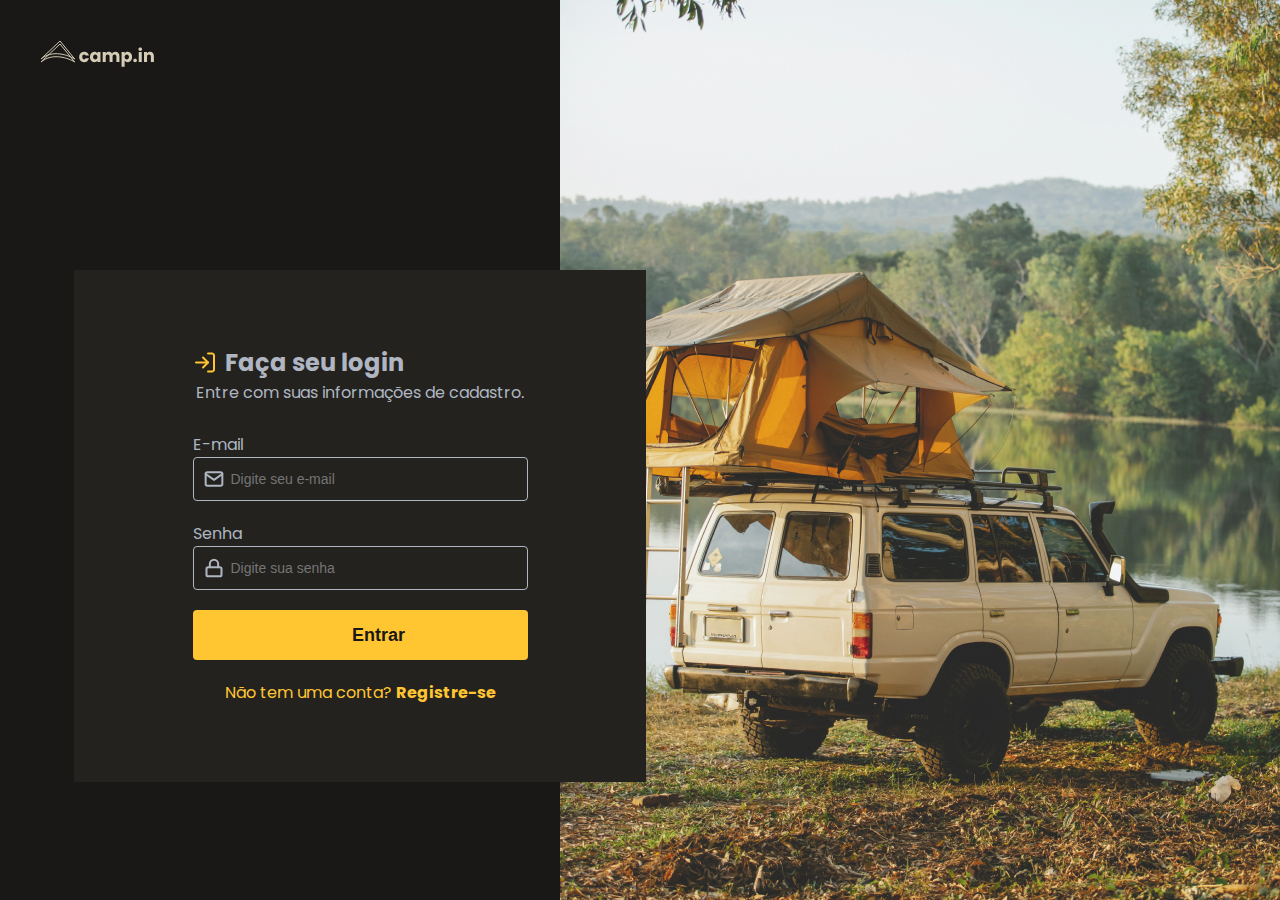
<file: index.html>
<!DOCTYPE html>
<html lang="pt-BR">
<head>
    <meta charset="UTF-8">
    <meta http-equiv="X-UA-Compatible" content="IE=edge">
    <meta name="viewport" content="width=device-width, initial-scale=1.0">
    <link rel="preconnect" href="https://fonts.googleapis.com">
    <link rel="preconnect" href="https://fonts.gstatic.com" crossorigin>
    <link href="https://fonts.googleapis.com/css2?family=Poppins:wght@400;500;600&family=Roboto:wght@400;500&display=swap" rel="stylesheet">
    <link rel="stylesheet" href="style.css">
    <title>Login Form CSS</title>
</head>
<body>    
    <div class="logo">
        <img src="../../images/logo.svg" alt="logo">
    </div>
    <div class="form">            
        <div class="title">
            <img src="../../images/log-in.svg" alt="">
            <h1>Faça seu login</h1>
        </div>
        <p>Entre com suas informações de cadastro.</p>
        <form>
            <label for="email">E-mail</label>
            <input type="email" name="email" id="email" placeholder="Digite seu e-mail" required>
            <label for="password">Senha</label>
            <input type="password" name="password" id="password" placeholder="Digite sua senha" required>
            <input type="button" value="Entrar" id="loginBtn">
        </form>
        <a href="./pages/createAccount/index.html" class="forgot-password">Não tem uma conta? <b>Registre-se</b></a>
    </div>
    <script src="index.js"></script>
</body>
</html>
</file>
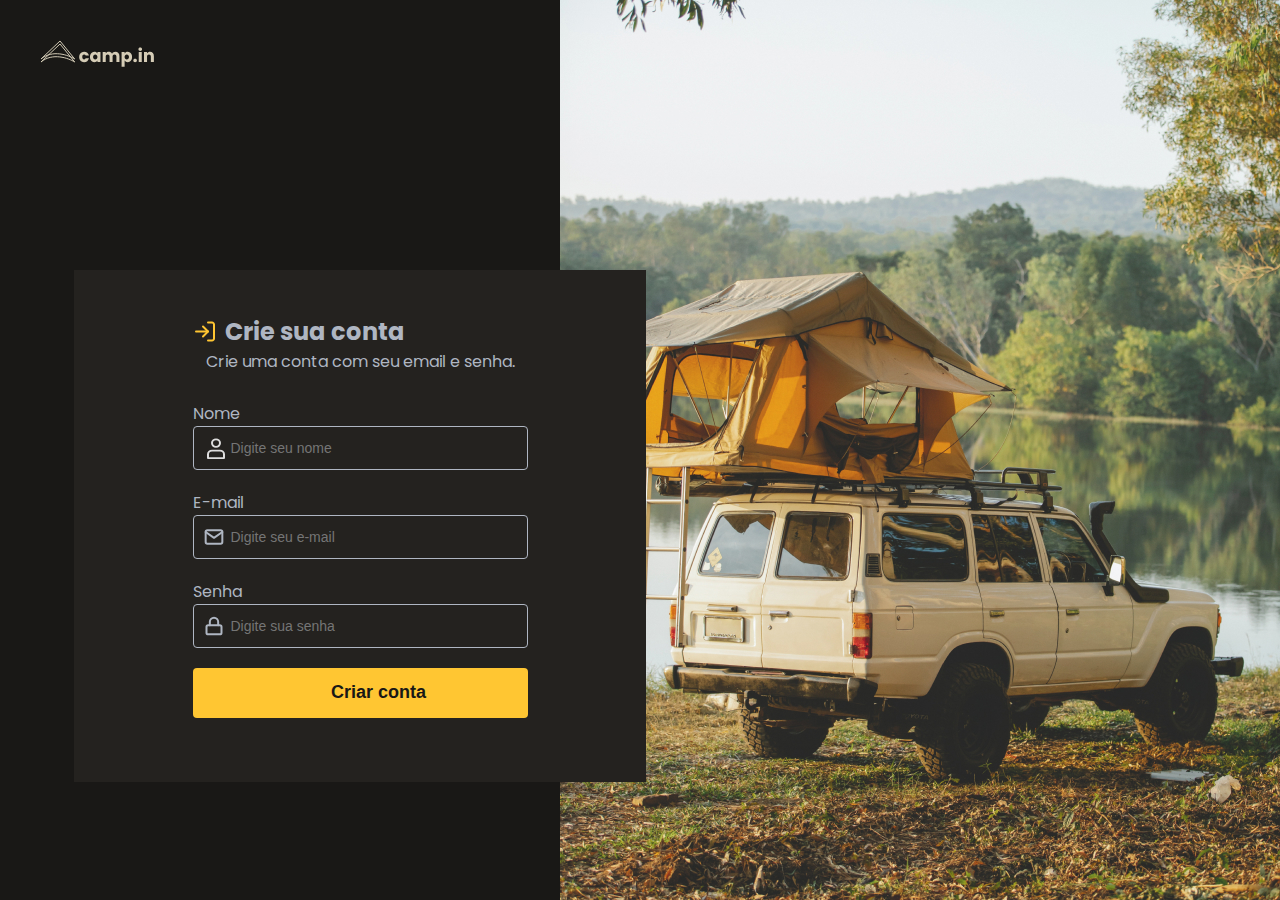
<file: pages/createAccount/index.html>
<!DOCTYPE html>
<html lang="pt-BR">
<head>
    <meta charset="UTF-8">
    <meta http-equiv="X-UA-Compatible" content="IE=edge">
    <meta name="viewport" content="width=device-width, initial-scale=1.0">
    <link rel="preconnect" href="https://fonts.googleapis.com">
    <link rel="preconnect" href="https://fonts.gstatic.com" crossorigin>
    <link href="https://fonts.googleapis.com/css2?family=Poppins:wght@400;500;600&family=Roboto:wght@400;500&display=swap" rel="stylesheet">
    <link rel="stylesheet" href="style.css">
    <title>Login Form CSS</title>
</head>
<body>    
    <a href="http://127.0.0.1:5500/pages/home/index.html" class="logo">
        <img src="../../images/logo.svg" alt="logo">
    </a>
    <div class="form">            
        <div class="title">
            <img src="../../images/log-in.svg" alt="">
            <h1>Crie sua conta</h1>
        </div>
        <p>Crie uma conta com seu email e senha.</p>
        <form id="form">
            <label for="name">Nome</label>
            <input type="name" name="name" id="name" placeholder="Digite seu nome" required>
            <label for="email">E-mail</label>
            <input type="email" name="email" id="email" placeholder="Digite seu e-mail" required>
            <label for="password">Senha</label>
            <input type="password" name="password" id="password" placeholder="Digite sua senha" required>
            <input type="button" value="Criar conta" id="createBtn">
        </form>
    </div>
    <script src="index.js"></script>
</body>
</html>
</file>
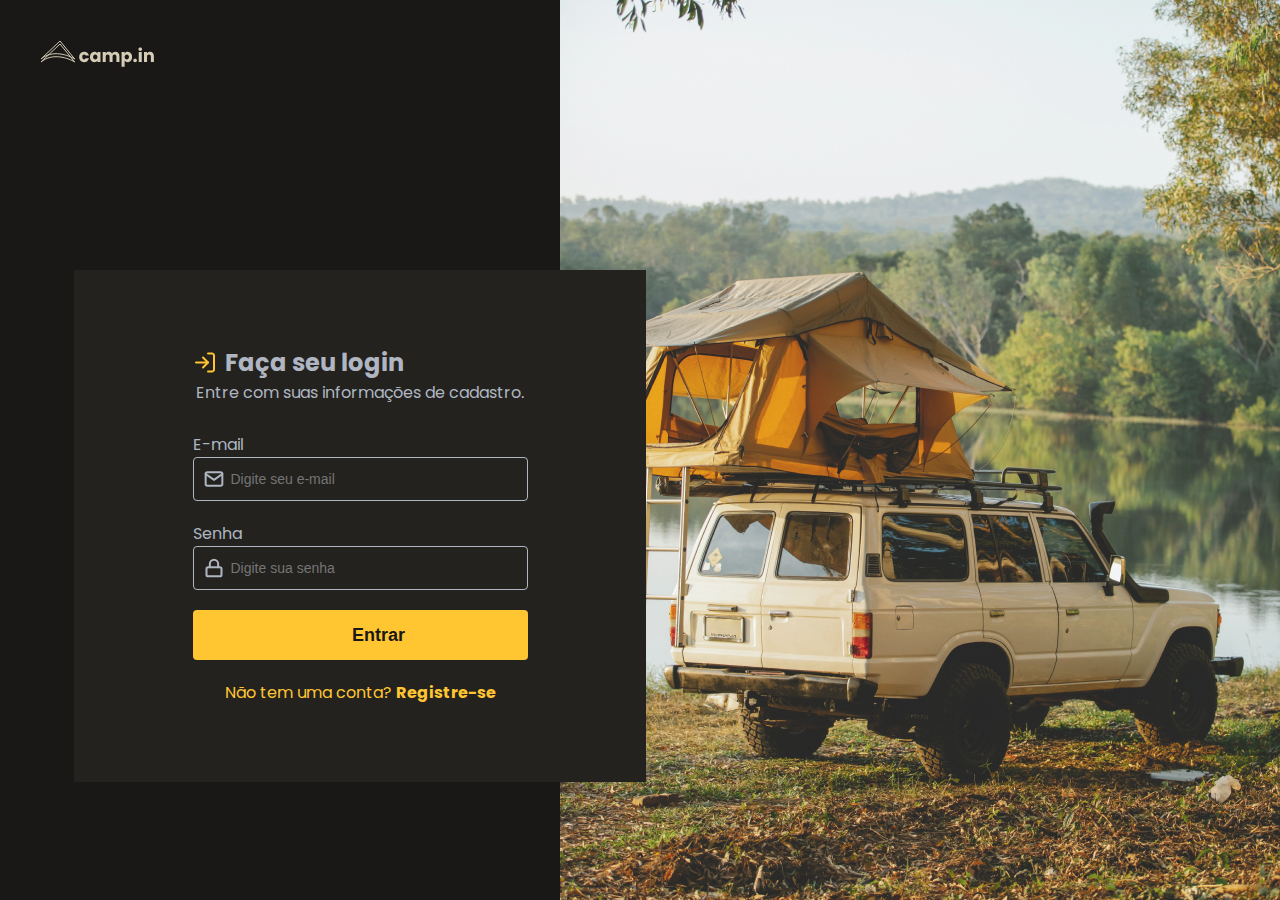
<file: pages/home/index.html>
<!DOCTYPE html>
<html lang="pt-BR">
<head>
    <meta charset="UTF-8">
    <meta http-equiv="X-UA-Compatible" content="IE=edge">
    <meta name="viewport" content="width=device-width, initial-scale=1.0">
    <link rel="preconnect" href="https://fonts.googleapis.com">
    <link rel="preconnect" href="https://fonts.gstatic.com" crossorigin>
    <link href="https://fonts.googleapis.com/css2?family=Poppins:wght@400;500;600&family=Roboto:wght@400;500&display=swap" rel="stylesheet">
    <link rel="stylesheet" href="style.css">
    <title>Login Form CSS</title>
</head>
<body>    
    <div class="logo">
        <img src="../../images/logo.svg" alt="logo">
    </div>
    <div class="form">            
        <div class="title">
            <img src="../../images/log-in.svg" alt="">
            <h1>Faça seu login</h1>
        </div>
        <p>Entre com suas informações de cadastro.</p>
        <form>
            <label for="email">E-mail</label>
            <input type="email" name="email" id="email" placeholder="Digite seu e-mail" required>
            <label for="password">Senha</label>
            <input type="password" name="password" id="password" placeholder="Digite sua senha" required>
            <input type="button" value="Entrar" id="loginBtn">
        </form>
        <a href="../createAccount/index.html" class="forgot-password">Não tem uma conta? <b>Registre-se</b></a>
    </div>
    <script src="index.js"></script>
</body>
</html>
</file>
<file: style.css>
:root {
    --text-base: #afb6c2;
    --text-title: #d4ccb6;
    --background: #191816;
    --form-background: #24221f;
    --primary-color: #ffc632;
}

* {
    margin: 0;
    padding: 0;
    box-sizing: border-box;
}

body {
    font-family: 'Poppins', sans-serif;
    background-color: var(--background);
    background-image: url('/images/side-image.jpg');
    background-size: contain;
    background-repeat: no-repeat;
    background-position: right top;
    height: 100vh;
    padding: 40px;
    color: var(--text-base);   
}

h1 {
    font-size: 24px;
}

.form {
    max-width: 572px;
    min-width: 335px;
    height: 512px;
    background-color: var(--form-background);
    margin: 194px 34px 100px 34px;    
    display: flex;
    flex-direction: column;
    align-items: center;
    justify-content: center;
}

.title {
    display: flex;
    width: 335px;
    text-align: start;
    gap: .5rem;
}

p {
    margin-bottom: 27px;
}

.logo img {
    width: 115px;   
}

img {
    width: 24px;
}

form {
    display: flex;
    flex-direction: column;
    width: 335px;
}

#email {
    background-image: url('/images/mail.svg');
    background-repeat: no-repeat;
    background-position: center left 10px;
}

#email:focus {
    background-image: url('/images/mail-focus.svg');
}

#password {
    background-image: url('/images/lock.svg');
    background-repeat: no-repeat;
    background-position: center left 10px;
}

#password:focus {
    background-image: url('/images/lock-focus.svg');
}

input {
    border: 1px solid var(--text-base);
    background-color: transparent;
    height: 44px;
    outline: none;
    background: none;
    border-radius: 4px;
    padding-left: 37px;
    margin-bottom: 20px;
    font-size: 14px;
    font-weight: 400;
    color: var(--text-base);
}


input:focus {
    outline: 1px solid var(--primary-color);    
}

a {
    text-decoration: none;
    color: var(--primary-color);
    height: 1.6rem;
}

input[type="button"] {
    background-color: var(--primary-color);
    height: 50px;
    font-size: 18px;
    font-weight: bold;
    border: none;
    color: var(--background);
    cursor: pointer;
}

@media (max-width: 700px) {
    body {
        background-image: none;
        padding: 40px 20px;
    } 

    .form {
        background-color: var(--background);
        margin: 30px 0;    
    }
}
</file>
<file: pages/createAccount/style.css>
:root {
    --text-base: #afb6c2;
    --text-title: #d4ccb6;
    --background: #191816;
    --form-background: #24221f;
    --primary-color: #ffc632;
}

* {
    margin: 0;
    padding: 0;
    box-sizing: border-box;
}

body {
    font-family: 'Poppins', sans-serif;
    background-color: var(--background);
    background-image: url('../../images/side-image.jpg');
    background-size: contain;
    background-repeat: no-repeat;
    background-position: right top;
    height: 100vh;
    padding: 40px;
    color: var(--text-base);   
}

h1 {
    font-size: 24px;
}

.form {
    max-width: 572px;
    min-width: 335px;
    height: 512px;
    background-color: var(--form-background);
    margin: 194px 34px 100px 34px;    
    display: flex;
    flex-direction: column;
    align-items: center;
    justify-content: center;    
}

.title {
    display: flex;
    width: 335px;
    text-align: start;
    gap: .5rem;
}

p {
    margin-bottom: 27px;
}

.logo img {
    width: 115px;   
}

img {
    width: 24px;
}

form {
    display: flex;
    flex-direction: column;
    width: 335px;
}

#name {
    background-image: url('../../images/profile.svg');
    background-repeat: no-repeat;
    background-position: center left 10px;
    background-size: 24px;
    
}

#name:focus {
    background-image: url('../../images/profile-focus.svg');
}

#email {
    background-image: url('../../images/mail.svg');
    background-repeat: no-repeat;
    background-position: center left 10px;
}

#email:focus {
    background-image: url('../../images/mail-focus.svg');
}

#password {
    background-image: url('../../images/lock.svg');
    background-repeat: no-repeat;
    background-position: center left 10px;
}

#password:focus {
    background-image: url('../../images/lock-focus.svg');
}

input {
    border: 1px solid var(--text-base);
    background-color: transparent;
    height: 44px;
    outline: none;
    background: none;
    border-radius: 4px;
    padding-left: 37px;
    margin-bottom: 20px;
    font-size: 14px;
    font-weight: 400;
    color: var(--text-base);
}


input:focus {
    outline: 1px solid var(--primary-color);    
}

#check {
    height: 20px;
    width: 20px;
}

.check-line {
    display: flex;
    justify-content: space-between;
}

a {
    text-decoration: none;
    color: var(--primary-color);
    height: 1.6rem;
}

.forgot-password {
    text-align: center;
}


input[type="button"] {
    background-color: var(--primary-color);
    height: 50px;
    font-size: 18px;
    font-weight: bold;
    border: none;
    color: var(--background);
    cursor: pointer;
}

@media (max-width: 700px) {
    body {
        background-image: none;
        padding: 40px 20px;
    } 

    .form {
        background-color: var(--background);
        margin: 30px 0;    
    }
}
</file>
<file: pages/home/style.css>
:root {
    --text-base: #afb6c2;
    --text-title: #d4ccb6;
    --background: #191816;
    --form-background: #24221f;
    --primary-color: #ffc632;
}

* {
    margin: 0;
    padding: 0;
    box-sizing: border-box;
}

body {
    font-family: 'Poppins', sans-serif;
    background-color: var(--background);
    background-image: url('../../images/side-image.jpg');
    background-size: contain;
    background-repeat: no-repeat;
    background-position: right top;
    height: 100vh;
    padding: 40px;
    color: var(--text-base);   
}

h1 {
    font-size: 24px;
}

.form {
    max-width: 572px;
    min-width: 335px;
    height: 512px;
    background-color: var(--form-background);
    margin: 194px 34px 100px 34px;    
    display: flex;
    flex-direction: column;
    align-items: center;
    justify-content: center;
}

.title {
    display: flex;
    width: 335px;
    text-align: start;
    gap: .5rem;
}

p {
    margin-bottom: 27px;
}

.logo img {
    width: 115px;   
}

img {
    width: 24px;
}

form {
    display: flex;
    flex-direction: column;
    width: 335px;
}

#email {
    background-image: url('../../images/mail.svg');
    background-repeat: no-repeat;
    background-position: center left 10px;
}

#email:focus {
    background-image: url('../../images/mail-focus.svg');
}

#password {
    background-image: url('../../images/lock.svg');
    background-repeat: no-repeat;
    background-position: center left 10px;
}

#password:focus {
    background-image: url('../../images/lock-focus.svg');
}

input {
    border: 1px solid var(--text-base);
    background-color: transparent;
    height: 44px;
    outline: none;
    background: none;
    border-radius: 4px;
    padding-left: 37px;
    margin-bottom: 20px;
    font-size: 14px;
    font-weight: 400;
    color: var(--text-base);
}


input:focus {
    outline: 1px solid var(--primary-color);    
}

a {
    text-decoration: none;
    color: var(--primary-color);
    height: 1.6rem;
}

input[type="button"] {
    background-color: var(--primary-color);
    height: 50px;
    font-size: 18px;
    font-weight: bold;
    border: none;
    color: var(--background);
    cursor: pointer;
}

@media (max-width: 700px) {
    body {
        background-image: none;
        padding: 40px 20px;
    } 

    .form {
        background-color: var(--background);
        margin: 30px 0;    
    }
}
</file>
